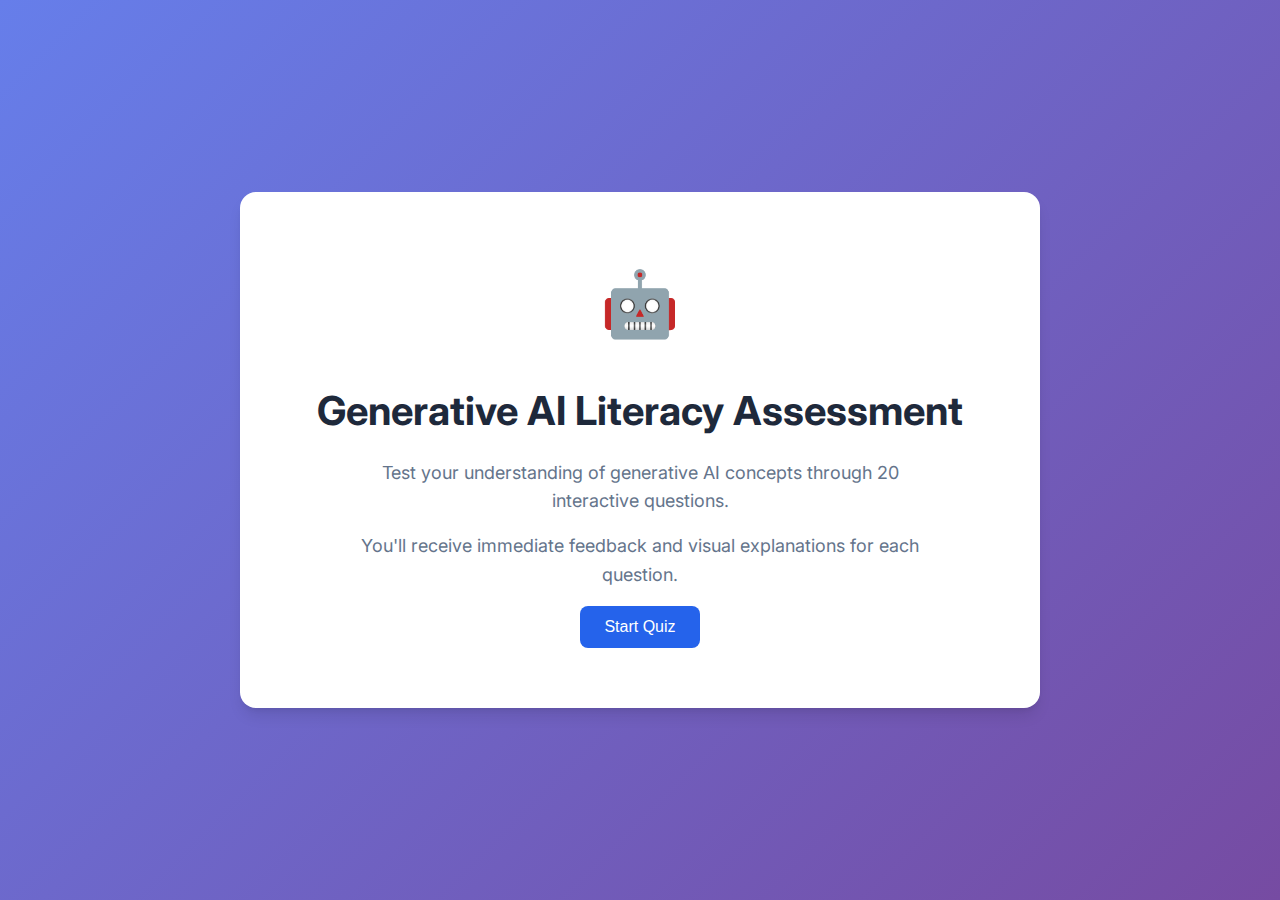
<file: index.html>
<!DOCTYPE html>
<html lang="en">
<head>
    <meta charset="UTF-8">
    <meta name="viewport" content="width=device-width, initial-scale=1.0">
    <title>Generative AI Literacy Assessment</title>
    <link rel="stylesheet" href="styles.css">
    <link rel="preconnect" href="https://fonts.googleapis.com">
    <link rel="preconnect" href="https://fonts.gstatic.com" crossorigin>
    <link href="https://fonts.googleapis.com/css2?family=Inter:wght@400;500;600;700&display=swap" rel="stylesheet">
</head>
<body>
    <div class="container">
        <!-- Welcome Screen -->
        <div id="welcome-screen" class="screen active">
            <div class="welcome-content">
                <div class="icon-container">
                    <div class="ai-icon">🤖</div>
                </div>
                <h1>Generative AI Literacy Assessment</h1>
                <p>Test your understanding of generative AI concepts through 20 interactive questions.</p>
                <p>You'll receive immediate feedback and visual explanations for each question.</p>
                <button id="start-quiz" class="btn btn-primary">Start Quiz</button>
            </div>
        </div>

        <!-- Quiz Screen -->
        <div id="quiz-screen" class="screen">
            <div class="quiz-header">
                <div class="progress-container">
                    <div class="progress-bar">
                        <div id="progress-fill" class="progress-fill"></div>
                    </div>
                    <span id="question-counter" class="question-counter">Question 1 of 20</span>
                </div>
            </div>

            <div class="quiz-content">
                <div class="question-container">
                    <h2 id="question-text" class="question-text"></h2>
                    <div id="options-container" class="options-container"></div>
                </div>
            </div>
        </div>

        <!-- Feedback Screen -->
        <div id="feedback-screen" class="screen">
            <div class="feedback-content">
                <div id="feedback-icon" class="feedback-icon"></div>
                <h2 id="feedback-title" class="feedback-title"></h2>
                <p id="feedback-message" class="feedback-message"></p>
                
                <div class="feedback-actions">
                    <button id="show-explanation" class="btn btn-secondary">View Explanation</button>
                    <button id="next-question" class="btn btn-primary">Next Question</button>
                </div>
            </div>
        </div>

        <!-- Explanation Screen -->
        <div id="explanation-screen" class="screen">
            <div class="explanation-content">
                <div class="explanation-header">
                    <button id="back-to-feedback" class="btn btn-back">← Back</button>
                    <h2 id="explanation-title" class="explanation-title"></h2>
                </div>
                
                <div id="explanation-visual" class="explanation-visual"></div>
                <div id="explanation-text" class="explanation-text"></div>
                
                <div class="explanation-actions">
                    <button id="continue-from-explanation" class="btn btn-primary">Continue to Next Question</button>
                </div>
            </div>
        </div>

        <!-- Results Screen -->
        <div id="results-screen" class="screen">
            <div class="results-content">
                <div class="results-icon">🎉</div>
                <h2>Quiz Complete!</h2>
                <div id="final-score" class="final-score"></div>
                <div id="score-breakdown" class="score-breakdown"></div>
                <button id="restart-quiz" class="btn btn-primary">Take Quiz Again</button>
            </div>
        </div>
    </div>

    <script src="quiz-data.js"></script>
    <script src="explanations.js"></script>
    <script src="script.js"></script>
</body>
</html>
</file>
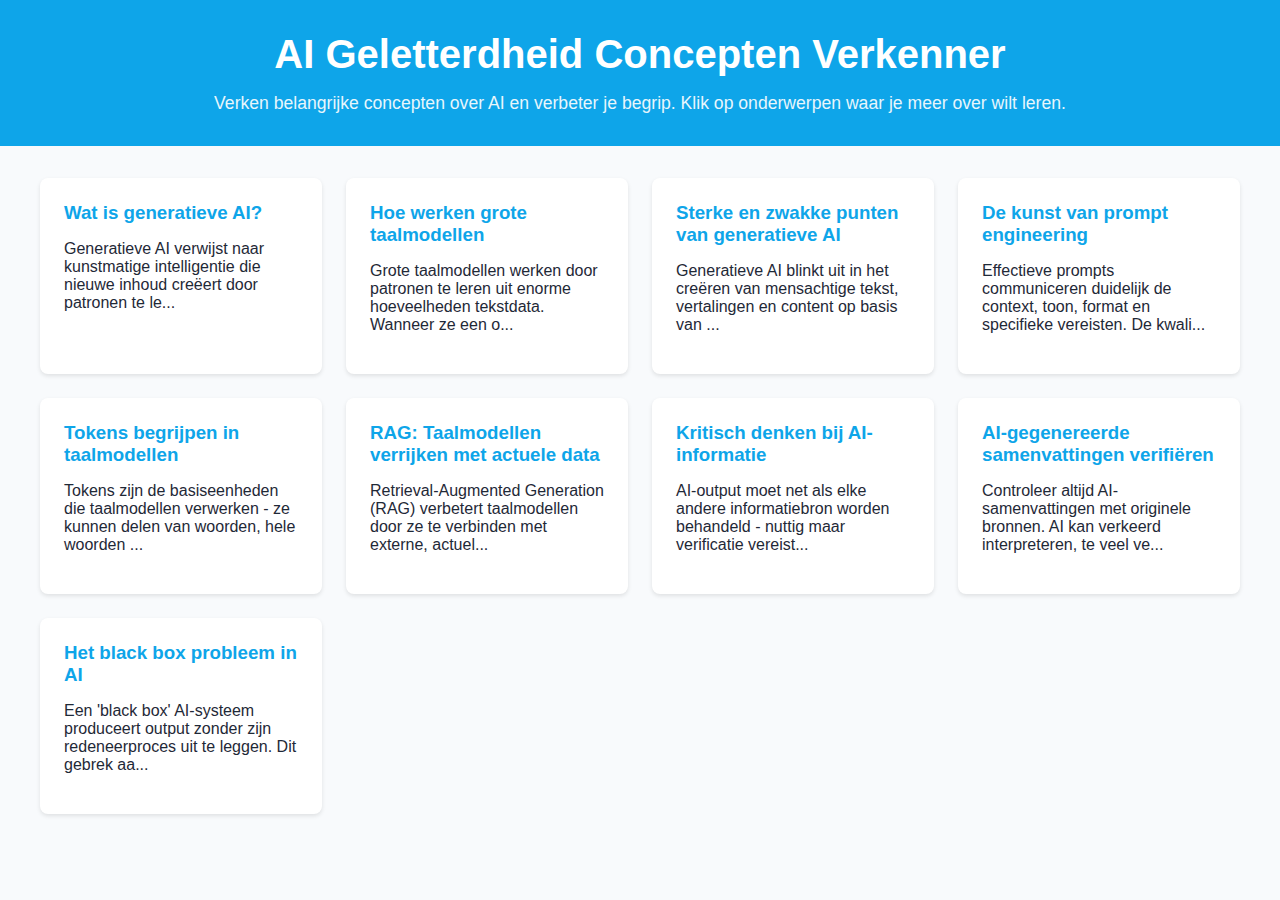
<file: explore-nl/index.html>
<!DOCTYPE html>
<html lang="nl">
<head>
    <meta charset="UTF-8">
    <meta name="viewport" content="width=device-width, initial-scale=1.0">
    <title>AI Geletterdheid - Concepten Verkenner</title>
    <link rel="stylesheet" href="styles.css">
</head>
<body>
    <header>
        <h1>AI Geletterdheid Concepten Verkenner</h1>
        <p>Verken belangrijke concepten over AI en verbeter je begrip. Klik op onderwerpen waar je meer over wilt leren.</p>
    </header>

    <main>
        <div class="topic-grid" id="topicGrid">
            <!-- Topics will be populated by JavaScript -->
        </div>

        <div class="concept-detail" id="conceptDetail">
            <button class="close-btn" onclick="closeDetail()">×</button>
            <div class="concept-content">
                <h2 id="conceptTitle"></h2>
                <div id="conceptVisual"></div>
                <p id="conceptText"></p>
            </div>
        </div>
    </main>

    <script src="explanations.js"></script>
    <script src="script.js"></script>
</body>
</html>
</file>
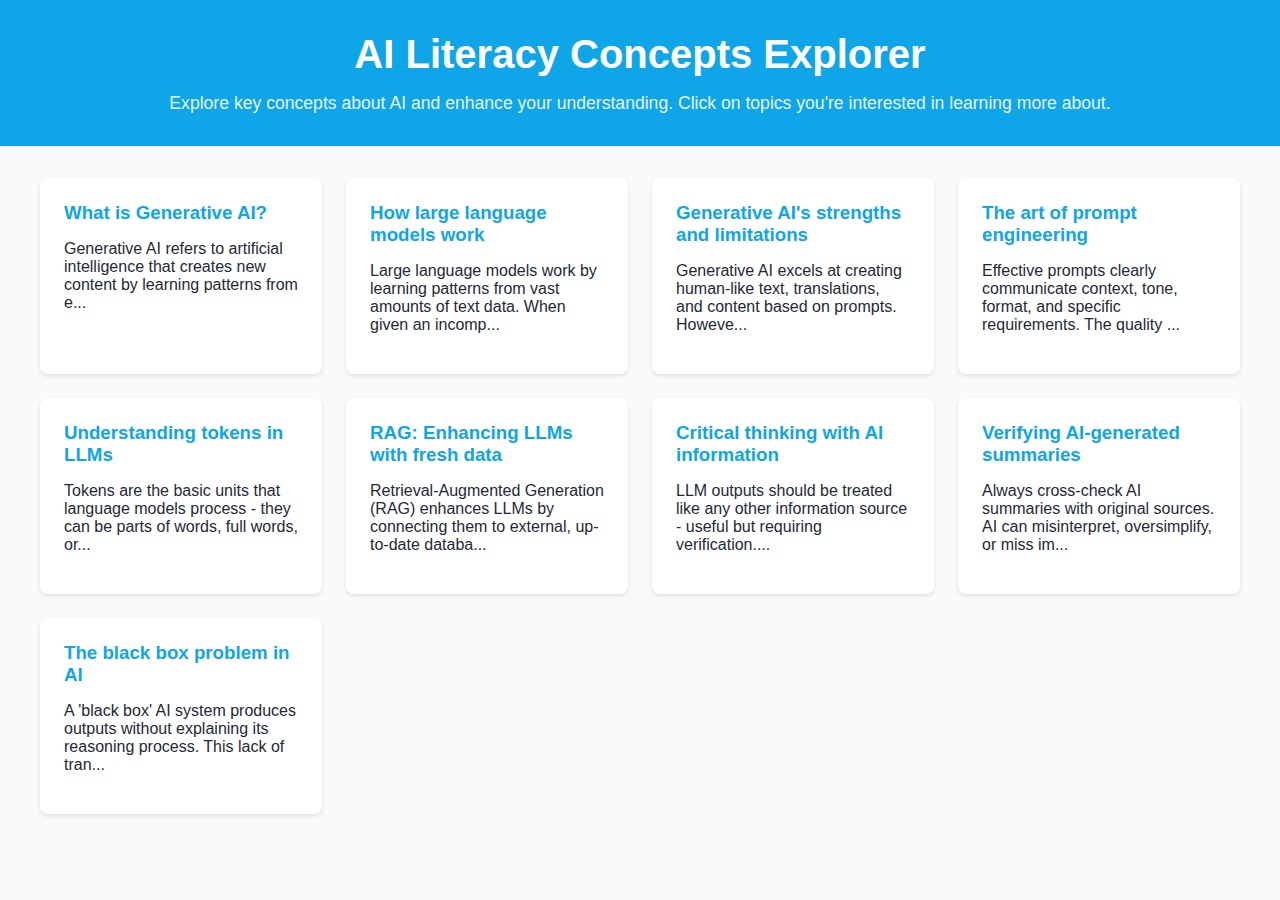
<file: explore/index.html>
<!DOCTYPE html>
<html lang="en">
<head>
    <meta charset="UTF-8">
    <meta name="viewport" content="width=device-width, initial-scale=1.0">
    <title>AI Literacy Concepts Explorer</title>
    <link rel="stylesheet" href="styles.css">
</head>
<body>
    <header>
        <h1>AI Literacy Concepts Explorer</h1>
        <p>Explore key concepts about AI and enhance your understanding. Click on topics you're interested in learning more about.</p>
    </header>

    <main>
        <div class="topic-grid" id="topicGrid">
            <!-- Topics will be populated by JavaScript -->
        </div>

        <div class="concept-detail" id="conceptDetail">
            <button class="close-btn" onclick="closeDetail()">×</button>
            <div class="concept-content">
                <h2 id="conceptTitle"></h2>
                <div id="conceptVisual"></div>
                <p id="conceptText"></p>
            </div>
        </div>
    </main>

    <script src="explanations.js"></script>
    <script src="script.js"></script>
</body>
</html>
</file>
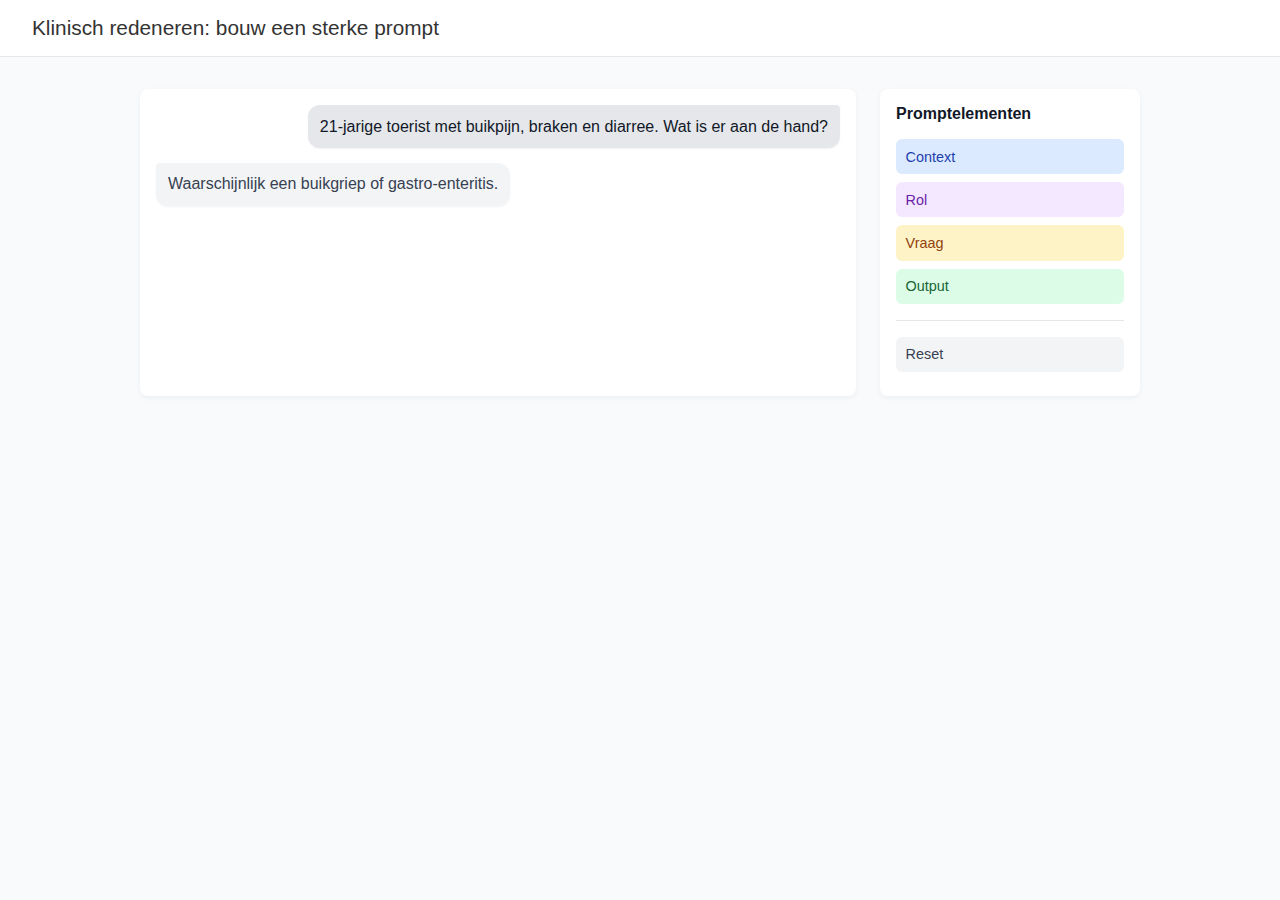
<file: interactive-prompt-builder-clinical-nl/index.html>
<!DOCTYPE html>
<html lang="nl">
<head>
  <meta charset="UTF-8">
  <title>Klinisch redeneren – Interactieve prompt explorer</title>
  <style>
    body {
      font-family: Arial, sans-serif;
      background-color: #f9fafb;
      margin: 0;
      padding: 0;
      color: #333;
    }
    header {
      background: #fff;
      padding: 1rem 2rem;
      border-bottom: 1px solid #e5e7eb;
      font-size: 1.3rem;
      font-weight: normal;
    }
    .container {
      max-width: 1000px;
      margin: 2rem auto;
      display: flex;
      gap: 1.5rem;
    }
    .prompt-box {
      flex: 3;
      background: #fff;
      border-radius: 8px;
      padding: 1rem;
      box-shadow: 0 2px 6px rgba(0,0,0,0.05);
      line-height: 1.5;
    }
    /* Chat layout */
    .chat {
      display: flex;
      flex-direction: column;
      gap: 0.9rem;
      min-height: 220px;
    }
    .message {
      display: flex;
      width: 100%;
    }
    .message.user { justify-content: flex-end; }
    .message.ai { justify-content: flex-start; }
    .bubble {
      max-width: 80%;
      padding: 0.6rem 0.75rem;
      border-radius: 12px;
      box-shadow: 0 1px 2px rgba(0,0,0,0.05);
      word-wrap: break-word;
      white-space: normal;
    }
    .bubble.user {
      background: #e5e7eb;
      color: #111827;
      border-top-right-radius: 4px;
    }
    .bubble.ai {
      background: #f3f4f6;
      color: #374151;
      border-top-left-radius: 4px;
    }
    /* Remove unused composer styles */
    .sidebar {
      flex: 1;
      background: #fff;
      border-radius: 8px;
      padding: 1rem;
      box-shadow: 0 2px 6px rgba(0,0,0,0.05);
    }
    .sidebar h3 {
      margin-top: 0;
      font-size: 1rem;
      color: #111827;
    }
    button {
      display: block;
      width: 100%;
      margin-bottom: 0.5rem;
      padding: 0.6rem;
      border: none;
      border-radius: 6px;
      font-size: 0.9rem;
      cursor: pointer;
      text-align: left;
      font-weight: normal;
    }
    /* Button colors aligned with new highlight styles */
    button.basis { background: #e5e7eb; color: #111827; }
    button.context { background: #dbeafe; color: #1e40af; }
    button.rol { background: #f3e8ff; color: #6b21a8; }
    button.vraag { background: #fef3c7; color: #92400e; }
    button.output { background: #dcfce7; color: #166534; }

    /* Active state for current step */
    .sidebar button.active {
      outline: 2px solid #111827;
      outline-offset: 0;
      box-shadow: 0 0 0 1px rgba(0,0,0,0.04) inset;
    }

    .reset-container {
      margin-top: 1rem;
      border-top: 1px solid #e5e7eb;
      padding-top: 1rem;
    }
    button.reset { background: #f3f4f6; color: #374151; font-weight: normal; }

    /* Highlight colors (scoped to spans to avoid affecting buttons) */
    span.basis { background: transparent; color: inherit; }
    span.context { background: #dbeafe; color: #1e40af; border-radius: 4px; padding: 0; }
    span.role { background: #f3e8ff; color: #6b21a8; border-radius: 4px; padding: 0; }
    span.question { background: #fef3c7; color: #92400e; border-radius: 4px; padding: 0; }
    span.output { background: #dcfce7; color: #166534; border-radius: 4px; padding: 0; }
  </style>
  <meta name="viewport" content="width=device-width, initial-scale=1.0">
  <meta name="description" content="Interactieve prompt builder voor klinisch redeneren (NL)">
  <meta name="robots" content="noindex">
</head>
<body>
  <header>Klinisch redeneren: bouw een sterke prompt</header>
  <div class="container">
    <div class="prompt-box">
      <div class="chat" id="chat">
        <div class="message user">
          <div class="bubble user" id="prompt">Patiënt met acute buikpijn – help mij klinisch redeneren.</div>
        </div>
        <div class="message ai">
          <div class="bubble ai" id="response">Laten we systematisch redeneren: start met waarschijnlijkheidsinschatting, benoem differentiaaldiagnoses en plan veilig vervolgstappen.</div>
        </div>
      </div>
    </div>
    <div class="sidebar">
      <h3>Promptelementen</h3>
      <!-- Basis is the default state; no button per request -->
      <button class="context" onclick="selectStep(1)">Context</button>
      <button class="rol" onclick="selectStep(2)">Rol</button>
      <button class="vraag" onclick="selectStep(3)">Vraag</button>
      <button class="output" onclick="selectStep(4)">Output</button>
      <div class="reset-container">
        <button class="reset" onclick="resetAll()">Reset</button>
      </div>
    </div>
  </div>

  <script>
    // Step content configuration
    const steps = [
      {
        key: 'basis',
        prompt: '21-jarige toerist met buikpijn, braken en diarree. Wat is er aan de hand?',
        response: 'Waarschijnlijk een buikgriep of gastro-enteritis.'
      },
      {
        key: 'context',
        prompt: '<br><br><span class="context">Klachten: buikpijn, braken, diarree. Onderzoek: A vrij, AH 12/min, saturatie 95%, RR 120/80, pols 88, kleine pupillen, tranende ogen, glucose 5,8, transpireert, T 37,0.</span>',
        response: '<br><br><span class="context">Dit kan passen bij een gastro-enteritis, maar de kleine pupillen en tranende ogen doen ook denken aan een intoxicatie, bijvoorbeeld door opioïden of een ander middel.</span>'
      },
      {
        key: 'role',
        prompt: '<br><br><span class="role">Je bent docent farmacie. Leg kort en duidelijk uit aan een student wat hier waarschijnlijk aan de hand is.</span>',
        response: '<br><br><span class="role">Let op de combinatie van symptomen. Buikklachten kunnen wijzen op een infectie, maar de kleine pupillen, tranende ogen en transpiratie zijn typische tekenen van een cholinerge intoxicatie.</span>'
      },
      {
        key: 'question',
        prompt: '<br><br><span class="question">Wat is de meest waarschijnlijke therapeutische oorzaak van het klinisch beeld bij deze patiënt?</span>',
        response: '<br><br><span class="question">De meest waarschijnlijke oorzaak is een intoxicatie door een cholinesteraseremmer, bijvoorbeeld medicatie zoals pilocarpine of insecticiden.</span>'
      },
      {
        key: 'output',
        prompt: '<br><br><span class="output">Geef je antwoord in een korte lijst met uitleg volgens de volgende stappen: 1. Informatie 2. Hypothese 3. Differentiële diagnose 4. Gekozen leidende diagnose 5. Diagnostische verantwoording</span>',
        response: '<br><br><span class="output">1. Informatie: 21-jarige toerist, buikpijn, braken, diarree. Kleine pupillen, tranende ogen, transpireren, vitale functies redelijk stabiel.<br>2. Hypothese: mogelijk intoxicatie of infectieuze oorzaak.<br>3. Differentiële diagnose: gastro-enteritis, opioïdenintoxicatie, cholinerg syndroom.<br>4. Gekozen leidende diagnose: cholinerg syndroom door een cholinesteraseremmer.<br>5. Diagnostische verantwoording: de combinatie van miosis, tranenvloed en gastro-intestinale klachten past typisch bij een cholinerg syndroom en is minder goed te verklaren door een simpele gastro-enteritis.</span>'
      }
    ];

    let currentIndex = 0;

    function selectStep(index) {
      currentIndex = Math.max(0, Math.min(index, steps.length - 1));
      render();
    }

    function resetAll() {
      currentIndex = 0;
      render();
    }

    function render() {
      const promptHtml = steps.slice(0, currentIndex + 1).map(s => s.prompt).join('');
      const responseHtml = steps.slice(0, currentIndex + 1).map(s => s.response).join('');
      document.getElementById('prompt').innerHTML = promptHtml;
      document.getElementById('response').innerHTML = responseHtml;
      const chat = document.getElementById('chat');
      chat.scrollTop = chat.scrollHeight;

      // Update active button state
      const buttons = [
        document.querySelector('.sidebar button.context'),
        document.querySelector('.sidebar button.rol'),
        document.querySelector('.sidebar button.vraag'),
        document.querySelector('.sidebar button.output')
      ];
      buttons.forEach((btn, idx) => {
        if (!btn) return;
        // Map step index 1..4 to button index 0..3; no active button for step 0 (basis)
        btn.classList.toggle('active', currentIndex - 1 === idx);
      });
    }

    // Initialize view
    render();
  </script>
</body>
</html>
</file>
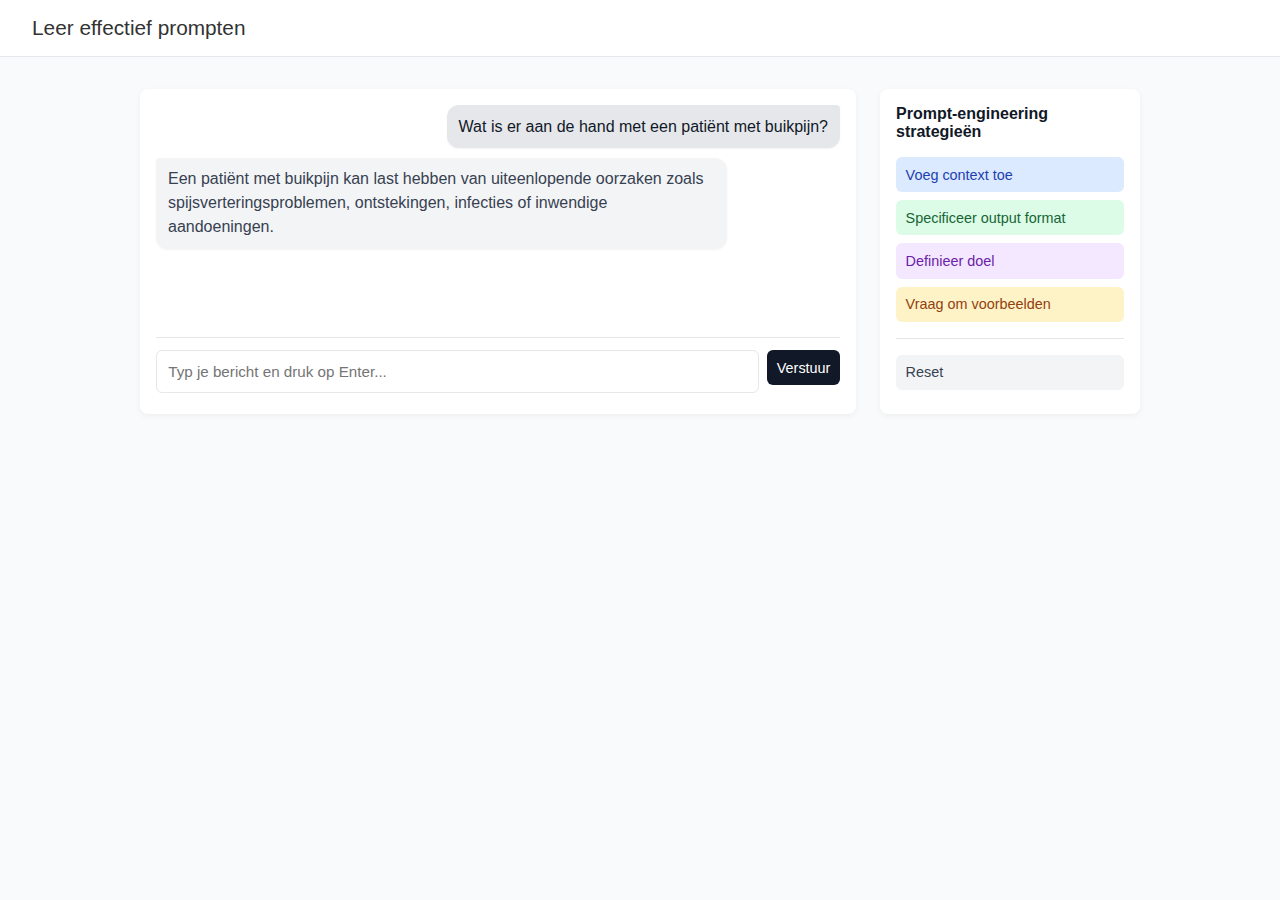
<file: interactive-prompt-builder-nl/index.html>
<!DOCTYPE html>
<html lang="nl">
<head>
  <meta charset="UTF-8">
  <title>Leer effectief prompten</title>
  <style>
    body {
      font-family: Arial, sans-serif;
      background-color: #f9fafb;
      margin: 0;
      padding: 0;
      color: #333;
    }
    header {
      background: #fff;
      padding: 1rem 2rem;
      border-bottom: 1px solid #e5e7eb;
      font-size: 1.3rem;
      font-weight: normal;
    }
    .container {
      max-width: 1000px;
      margin: 2rem auto;
      display: flex;
      gap: 1.5rem;
    }
    .prompt-box {
      flex: 3;
      background: #fff;
      border-radius: 8px;
      padding: 1rem;
      box-shadow: 0 2px 6px rgba(0,0,0,0.05);
      line-height: 1.5;
    }
    /* Chat layout */
    .chat {
      display: flex;
      flex-direction: column;
      gap: 0.6rem;
      min-height: 220px;
    }
    .message {
      display: flex;
      width: 100%;
    }
    .message.user { justify-content: flex-end; }
    .message.ai { justify-content: flex-start; }
    .bubble {
      max-width: 80%;
      padding: 0.6rem 0.75rem;
      border-radius: 12px;
      box-shadow: 0 1px 2px rgba(0,0,0,0.05);
      word-wrap: break-word;
      white-space: normal;
    }
    .bubble.user {
      /* Grey tone distinct from AI bubble */
      background: #e5e7eb; /* gray-200 */
      color: #111827;      /* gray-900 */
      border-top-right-radius: 4px;
    }
    .bubble.ai {
      background: #f3f4f6;
      color: #374151;
      border-top-left-radius: 4px;
    }
    .composer {
      display: flex;
      gap: 0.5rem;
      margin-top: 0.75rem;
      border-top: 1px solid #e5e7eb;
      padding-top: 0.75rem;
    }
    .composer input[type="text"] {
      flex: 1;
      padding: 0.6rem 0.7rem;
      border: 1px solid #e5e7eb;
      border-radius: 6px;
      font-size: 0.95rem;
    }
    .composer button {
      width: auto;
      text-align: center;
      background: #111827;
      color: #fff;
    }
    .ai-output { display: none; }
    .sidebar {
      flex: 1;
      background: #fff;
      border-radius: 8px;
      padding: 1rem;
      box-shadow: 0 2px 6px rgba(0,0,0,0.05);
    }
    .sidebar h3 {
      margin-top: 0;
      font-size: 1rem;
      color: #111827;
    }
    button {
      display: block;
      width: 100%;
      margin-bottom: 0.5rem;
      padding: 0.6rem;
      border: none;
      border-radius: 6px;
      font-size: 0.9rem;
      cursor: pointer;
      text-align: left;
      font-weight: normal;
    }
    button.context { background: #dbeafe; color: #1e40af; }
    button.format { background: #dcfce7; color: #166534; }
    button.purpose { background: #f3e8ff; color: #6b21a8; }
    button.examples { background: #fef3c7; color: #92400e; }
    .reset-container {
      margin-top: 1rem;
      border-top: 1px solid #e5e7eb;
      padding-top: 1rem;
    }
    button.reset { background: #f3f4f6; color: #374151; font-weight: bold; }
    /* Highlight colors */
    button.reset { background: #f3f4f6; color: #374151; font-weight: normal; }
    /* Highlight colors (match button hues, no bold) */
    .context-hl {
      color: #1e40af;
      background: #dbeafe;
      font-weight: normal;
      padding: 0 0;
      border-radius: 4px;
    }
    .format-hl {
      color: #166534;
      background: #dcfce7;
      font-weight: normal;
      padding: 0 0;
      border-radius: 4px;
    }
    .purpose-hl {
      color: #6b21a8;
      background: #f3e8ff;
      font-weight: normal;
      padding: 0 0;
      border-radius: 4px;
    }
    .examples-hl {
      color: #92400e;
      background: #fef3c7;
      font-weight: normal;
      padding: 0 0;
      border-radius: 4px;
    }
  </style>
  <meta name="viewport" content="width=device-width, initial-scale=1.0">
  <meta name="description" content="Interactieve prompt builder in het Nederlands">
  <meta name="robots" content="noindex">
  
</head>
<body>
  <header>Leer effectief prompten</header>
  <div class="container">
    <div class="prompt-box">
      <div class="chat" id="chat">
        <div class="message user">
          <div class="bubble user" id="prompt">Wat is er aan de hand met een patiënt met buikpijn?</div>
        </div>
        <div class="message ai">
          <div class="bubble ai" id="response">Het zou een appendicitis kunnen zijn.</div>
        </div>
      </div>
      <div class="composer">
        <input id="composer-input" type="text" placeholder="Typ je bericht en druk op Enter..." />
        <button id="send-btn" onclick="send()">Verstuur</button>
      </div>
    </div>
    <div class="sidebar">
      <h3>Prompt-engineering strategieën</h3>
      <button class="context" onclick="apply('context')">Voeg context toe</button>
      <button class="format" onclick="apply('format')">Specificeer output format</button>
      <button class="purpose" onclick="apply('purpose')">Definieer doel</button>
      <button class="examples" onclick="apply('examples')">Vraag om voorbeelden</button>
      <div class="reset-container">
        <button class="reset" onclick="resetAll()">Reset</button>
      </div>
    </div>
  </div>

  <script>
    const basePrompt = "Wat is er aan de hand met een patiënt met buikpijn?";
    const baseResponse = "Een patiënt met buikpijn kan last hebben van uiteenlopende oorzaken zoals spijsverteringsproblemen, ontstekingen, infecties of inwendige aandoeningen.";

    const promptAdditions = {
      context: '<br><br><span class="context-hl">Je bent SEH-arts. Een 25-jarige patiënt presenteert zich met sinds 8 uur bestaande buikpijn en koorts. Vitale parameters: hartfrequentie 105, bloeddruk 110/70, temperatuur 38,2°C.</span>',
      format: '<br><br><span class="format-hl">Geef een gestructureerd antwoord in drie delen: 1. Werkdiagnose 2. Differentiële diagnoses 3. Vervolgstappen.</span>',
      purpose: '<br><br><span class="purpose-hl">Het doel is een student te helpen gestructureerd te redeneren bij buikpijn. Leg je redenering duidelijk uit.</span>',
      examples: '<br><br><span class="examples-hl">Voeg 2 korte vergelijkende casussen toe die laten zien hoe de presentatie bij andere aandoeningen kan verschillen.</span>'
    };

    const responseAdditions = {
      context: '<br><br><span class="context-hl">Een 25-jarige met koorts, tachycardie en sinds 8 uur buikpijn past bij acute appendicitis met mogelijk vroege sepsis.</span>',
      format: '<br><br><span class="format-hl">1. Werkdiagnose: Acute appendicitis<br>2. Differentiëlen: Gastro-enteritis, UWI, PID<br>3. Vervolgstappen: Lichamelijk onderzoek, laboratorium, echo.</span>',
      purpose: '<br><br><span class="purpose-hl">Denk bij buikpijn altijd aan de grote groepen oorzaken – gastro-intestinaal, urologisch, gynaecologisch en vasculair – en redeneer van breed naar smal met anamnese, onderzoek en aanvullend onderzoek.</span>',
      examples: '<br><br><span class="examples-hl">Vergelijkende casus 1: Gastro-enteritis – diffuse pijn, braken, diarree.<br>Vergelijkende casus 2: UWI – suprapubische pijn, dysurie, positieve urine-dipstick.</span>'
    };

    let active = [];

    function apply(type) {
      if (!active.includes(type)) active.push(type);
      render();
    }

    function resetAll() {
      active = [];
      render();
    }

    function render() {
      document.getElementById("prompt").innerHTML = basePrompt + active.map(a => promptAdditions[a]).join("");
      document.getElementById("response").innerHTML = baseResponse + active.map(a => responseAdditions[a]).join("");
    }

    render();

    function send() {
      const input = document.getElementById('composer-input');
      const text = input.value.trim();
      if (!text) return;
      // Update the base prompt with the user's message; keep applied additions intact
      window.basePrompt = text;
      input.value = '';
      render();
      // Optioneel: scroll de chat naar beneden
      const chat = document.getElementById('chat');
      chat.scrollTop = chat.scrollHeight;
    }

    // Verstuur met Enter
    document.getElementById('composer-input').addEventListener('keydown', (e) => {
      if (e.key === 'Enter') {
        e.preventDefault();
        send();
      }
    });
  </script>
</body>
</html>
</file>
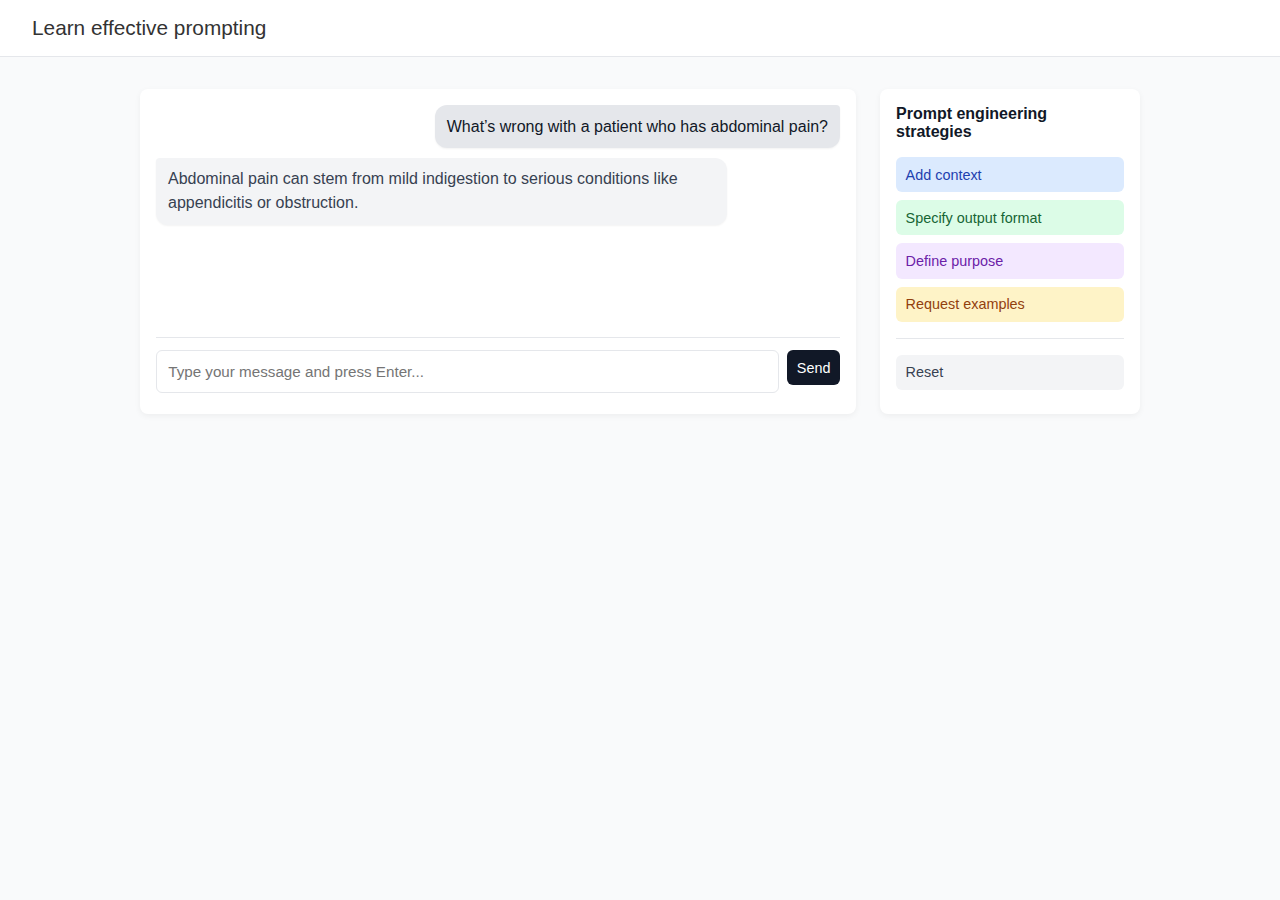
<file: interactive-prompt-builder/index.html>
<!DOCTYPE html>
<html lang="en">
<head>
  <meta charset="UTF-8">
  <title>Learn effective prompting</title>
  <style>
    body {
      font-family: Arial, sans-serif;
      background-color: #f9fafb;
      margin: 0;
      padding: 0;
      color: #333;
    }
    header {
      background: #fff;
      padding: 1rem 2rem;
      border-bottom: 1px solid #e5e7eb;
      font-size: 1.3rem;
      font-weight: normal;
    }
    .container {
      max-width: 1000px;
      margin: 2rem auto;
      display: flex;
      gap: 1.5rem;
    }
    .prompt-box {
      flex: 3;
      background: #fff;
      border-radius: 8px;
      padding: 1rem;
      box-shadow: 0 2px 6px rgba(0,0,0,0.05);
      line-height: 1.5;
    }
    /* Chat layout */
    .chat {
      display: flex;
      flex-direction: column;
      gap: 0.6rem;
      min-height: 220px;
    }
    .message {
      display: flex;
      width: 100%;
    }
    .message.user { justify-content: flex-end; }
    .message.ai { justify-content: flex-start; }
    .bubble {
      max-width: 80%;
      padding: 0.6rem 0.75rem;
      border-radius: 12px;
      box-shadow: 0 1px 2px rgba(0,0,0,0.05);
      word-wrap: break-word;
      white-space: normal;
    }
    .bubble.user {
      /* Grey tone distinct from AI bubble */
      background: #e5e7eb; /* gray-200 */
      color: #111827;      /* gray-900 */
      border-top-right-radius: 4px;
    }
    .bubble.ai {
      background: #f3f4f6;
      color: #374151;
      border-top-left-radius: 4px;
    }
    .composer {
      display: flex;
      gap: 0.5rem;
      margin-top: 0.75rem;
      border-top: 1px solid #e5e7eb;
      padding-top: 0.75rem;
    }
    .composer input[type="text"] {
      flex: 1;
      padding: 0.6rem 0.7rem;
      border: 1px solid #e5e7eb;
      border-radius: 6px;
      font-size: 0.95rem;
    }
    .composer button {
      width: auto;
      text-align: center;
      background: #111827;
      color: #fff;
    }
    .ai-output { display: none; }
    .sidebar {
      flex: 1;
      background: #fff;
      border-radius: 8px;
      padding: 1rem;
      box-shadow: 0 2px 6px rgba(0,0,0,0.05);
    }
    .sidebar h3 {
      margin-top: 0;
      font-size: 1rem;
      color: #111827;
    }
    button {
      display: block;
      width: 100%;
      margin-bottom: 0.5rem;
      padding: 0.6rem;
      border: none;
      border-radius: 6px;
      font-size: 0.9rem;
      cursor: pointer;
      text-align: left;
      font-weight: normal;
    }
    button.context { background: #dbeafe; color: #1e40af; }
    button.format { background: #dcfce7; color: #166534; }
    button.purpose { background: #f3e8ff; color: #6b21a8; }
    button.examples { background: #fef3c7; color: #92400e; }
    .reset-container {
      margin-top: 1rem;
      border-top: 1px solid #e5e7eb;
      padding-top: 1rem;
    }
    button.reset { background: #f3f4f6; color: #374151; font-weight: bold; }
    /* Highlight colors */
    button.reset { background: #f3f4f6; color: #374151; font-weight: normal; }
    /* Highlight colors (match button hues, no bold) */
    .context-hl {
      color: #1e40af;
      background: #dbeafe;
      font-weight: normal;
      padding: 0 0;
      border-radius: 4px;
    }
    .format-hl {
      color: #166534;
      background: #dcfce7;
      font-weight: normal;
      padding: 0 0;
      border-radius: 4px;
    }
    .purpose-hl {
      color: #6b21a8;
      background: #f3e8ff;
      font-weight: normal;
      padding: 0 0;
      border-radius: 4px;
    }
    .examples-hl {
      color: #92400e;
      background: #fef3c7;
      font-weight: normal;
      padding: 0 0;
      border-radius: 4px;
    }
  </style>
</head>
<body>
  <header>Learn effective prompting</header>
  <div class="container">
    <div class="prompt-box">
      <div class="chat" id="chat">
        <div class="message user">
          <div class="bubble user" id="prompt">What’s wrong with a patient who has abdominal pain?</div>
        </div>
        <div class="message ai">
          <div class="bubble ai" id="response">It could be appendicitis.</div>
        </div>
      </div>
      <div class="composer">
        <input id="composer-input" type="text" placeholder="Type your message and press Enter..." />
        <button id="send-btn" onclick="send()">Send</button>
      </div>
    </div>
    <div class="sidebar">
      <h3>Prompt engineering strategies</h3>
      <button class="context" onclick="apply('context')">Add context</button>
      <button class="format" onclick="apply('format')">Specify output format</button>
      <button class="purpose" onclick="apply('purpose')">Define purpose</button>
      <button class="examples" onclick="apply('examples')">Request examples</button>
      <div class="reset-container">
        <button class="reset" onclick="resetAll()">Reset</button>
      </div>
    </div>
  </div>

  <script>
    const basePrompt = "What’s wrong with a patient who has abdominal pain?";
    const baseResponse = "Abdominal pain can stem from mild indigestion to serious conditions like appendicitis or obstruction.";

    const promptAdditions = {
      context: '<br><br><span class="context-hl">You are an emergency medicine physician. A 25-year-old patient presents with abdominal pain for 8 hours and fever. Vitals: HR 105, BP 110/70, Temp 38.2°C.</span>',
      format: '<br><br><span class="format-hl">Please provide a structured answer in three parts: 1. Primary Diagnosis 2. Differential Diagnoses 3. Next Steps.</span>',
      purpose: '<br><br><span class="purpose-hl">The goal is to help a student learn structured reasoning for abdominal pain. Please explain your reasoning clearly.</span>',
      examples: '<br><br><span class="examples-hl">Include 2 short comparative cases showing how the presentation might differ in other conditions.</span>'
    };

    const responseAdditions = {
      context: '<br><br><span class="context-hl">A 25-year-old with fever, tachycardia, and 8 hours of abdominal pain is concerning for acute appendicitis with possible early sepsis and requires urgent surgical evaluation.</span>',
      format: '<br><br><span class="format-hl">1. Primary diagnosis: Acute appendicitis<br>2. Differentials: Gastroenteritis, UTI, PID<br>3. Next steps: Physical exam, labs, ultrasound.</span>',
      purpose: '<br><br><span class="purpose-hl">Explanation: Appendicitis is likely due to localized pain, fever, tachycardia. Differentials such as gastroenteritis (diarrhea expected), UTI (dysuria), PID (discharge) should also be considered.</span>',
      examples: '<br><br><span class="examples-hl">Comparative case 1: Gastroenteritis – diffuse pain, vomiting, diarrhea.<br>Comparative case 2: UTI – suprapubic pain, dysuria, positive urine dipstick.</span>'
    };

    let active = [];

    function apply(type) {
      if (!active.includes(type)) active.push(type);
      render();
    }

    function resetAll() {
      active = [];
      render();
    }

    function render() {
      document.getElementById("prompt").innerHTML = basePrompt + active.map(a => promptAdditions[a]).join("");
      document.getElementById("response").innerHTML = baseResponse + active.map(a => responseAdditions[a]).join("");
    }

    render();

    function send() {
      const input = document.getElementById('composer-input');
      const text = input.value.trim();
      if (!text) return;
      // Update the base prompt with the user's message; keep applied additions intact
      window.basePrompt = text;
      input.value = '';
      render();
      // Optionally, scroll chat to bottom
      const chat = document.getElementById('chat');
      chat.scrollTop = chat.scrollHeight;
    }

    // Send on Enter
    document.getElementById('composer-input').addEventListener('keydown', (e) => {
      if (e.key === 'Enter') {
        e.preventDefault();
        send();
      }
    });
  </script>
</body>
</html>
</file>
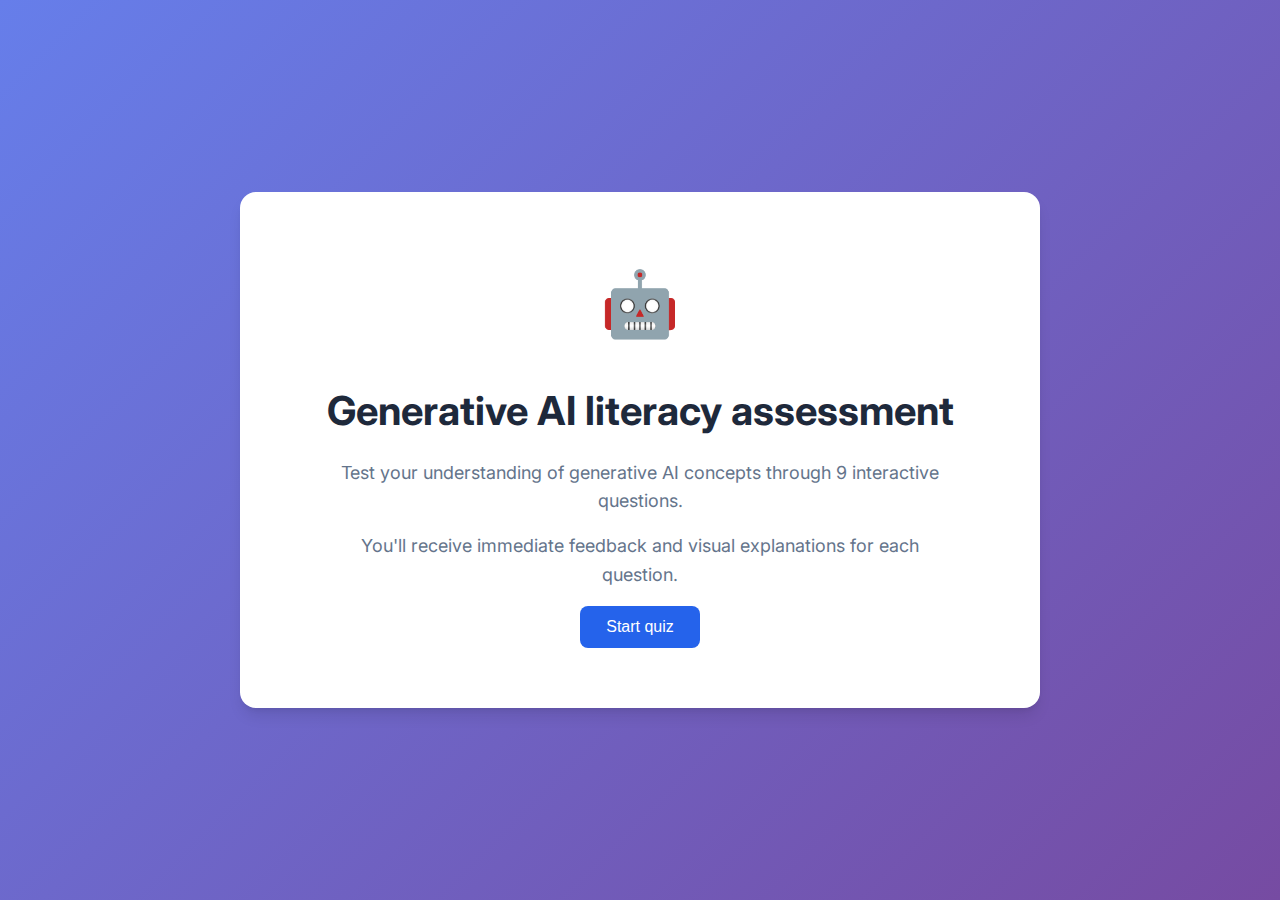
<file: short-assessment/index.html>
<!DOCTYPE html>
<html lang="en">
<head>
    <meta charset="UTF-8">
    <meta name="viewport" content="width=device-width, initial-scale=1.0">
    <title>Generative AI Literacy - Short Assessment</title>
    <link rel="stylesheet" href="styles.css">
    <link rel="preconnect" href="https://fonts.googleapis.com">
    <link rel="preconnect" href="https://fonts.gstatic.com" crossorigin>
    <link href="https://fonts.googleapis.com/css2?family=Inter:wght@400;500;600;700&display=swap" rel="stylesheet">
</head>
<body>
    <div class="container">
        <!-- Welcome Screen -->
        <div id="welcome-screen" class="screen active">
            <div class="welcome-content">
                <div class="icon-container">
                    <div class="ai-icon">🤖</div>
                </div>
                <h1>Generative AI literacy assessment</h1>
                <p>Test your understanding of generative AI concepts through 9 interactive questions.</p>
                <p>You'll receive immediate feedback and visual explanations for each question.</p>
                <button id="start-quiz" class="btn btn-primary">Start quiz</button>
            </div>
        </div>

        <!-- Quiz Screen -->
        <div id="quiz-screen" class="screen">
            <div class="quiz-header">
                <div class="progress-container">
                    <div class="progress-bar">
                        <div id="progress-fill" class="progress-fill"></div>
                    </div>
                    <span id="question-counter" class="question-counter">Question 1 of 9</span>
                </div>
            </div>

            <div class="quiz-content">
                <div class="question-container">
                    <h2 id="question-text" class="question-text"></h2>
                    <div id="options-container" class="options-container"></div>
                </div>
            </div>
        </div>

        <!-- Feedback Screen -->
        <div id="feedback-screen" class="screen">
            <div class="feedback-content">
                <div id="feedback-icon" class="feedback-icon"></div>
                <h2 id="feedback-title" class="feedback-title"></h2>
                <p id="feedback-message" class="feedback-message"></p>
                
                <div class="feedback-actions">
                    <button id="show-explanation" class="btn btn-secondary">View explanation</button>
                    <button id="next-question" class="btn btn-primary">Next question</button>
                </div>
            </div>
        </div>

        <!-- Explanation Screen -->
        <div id="explanation-screen" class="screen">
            <div class="explanation-content">
                <div class="explanation-header">
                    <button id="back-to-feedback" class="btn btn-back">← Back</button>
                    <h2 id="explanation-title" class="explanation-title"></h2>
                </div>
                
                <div id="explanation-visual" class="explanation-visual"></div>
                <div id="explanation-text" class="explanation-text"></div>
                
                <div class="explanation-actions">
                    <button id="continue-from-explanation" class="btn btn-primary">Continue to next question</button>
                </div>
            </div>
        </div>

        <!-- Results Screen -->
        <div id="results-screen" class="screen">
            <div class="results-content">
                <div class="results-icon">🎉</div>
                <h2>Quiz complete!</h2>
                <div id="final-score" class="final-score"></div>
                <div class="results-details">
                    <div id="score-breakdown" class="score-breakdown"></div>
                    <div class="analytics-container">
                        <div class="analytics-grid">
                            <div class="analytics-item">
                                <div class="analytics-label">Correct answers</div>
                                <div id="correct-answers" class="analytics-value"></div>
                            </div>
                            <div class="analytics-item">
                                <div class="analytics-label">Incorrect answers</div>
                                <div id="incorrect-answers" class="analytics-value"></div>
                            </div>
                            <div class="analytics-item">
                                <div class="analytics-label">Explanations viewed</div>
                                <div id="explanations-viewed" class="analytics-value"></div>
                            </div>
                            <div class="analytics-item">
                                <div class="analytics-label">Average time per question</div>
                                <div id="avg-time" class="analytics-value"></div>
                            </div>
                            <div class="analytics-item">
                                <div class="analytics-label">Total time</div>
                                <div id="total-time" class="analytics-value"></div>
                            </div>
                        </div>
                    </div>
                </div>
                <button id="restart-quiz" class="btn btn-primary">Take quiz again</button>
            </div>
        </div>
    </div>

    <script src="quiz-data.js"></script>
    <script src="explanations.js"></script>
    <script src="analytics.js"></script>
    <script src="script.js"></script>
</body>
</html>
</file>
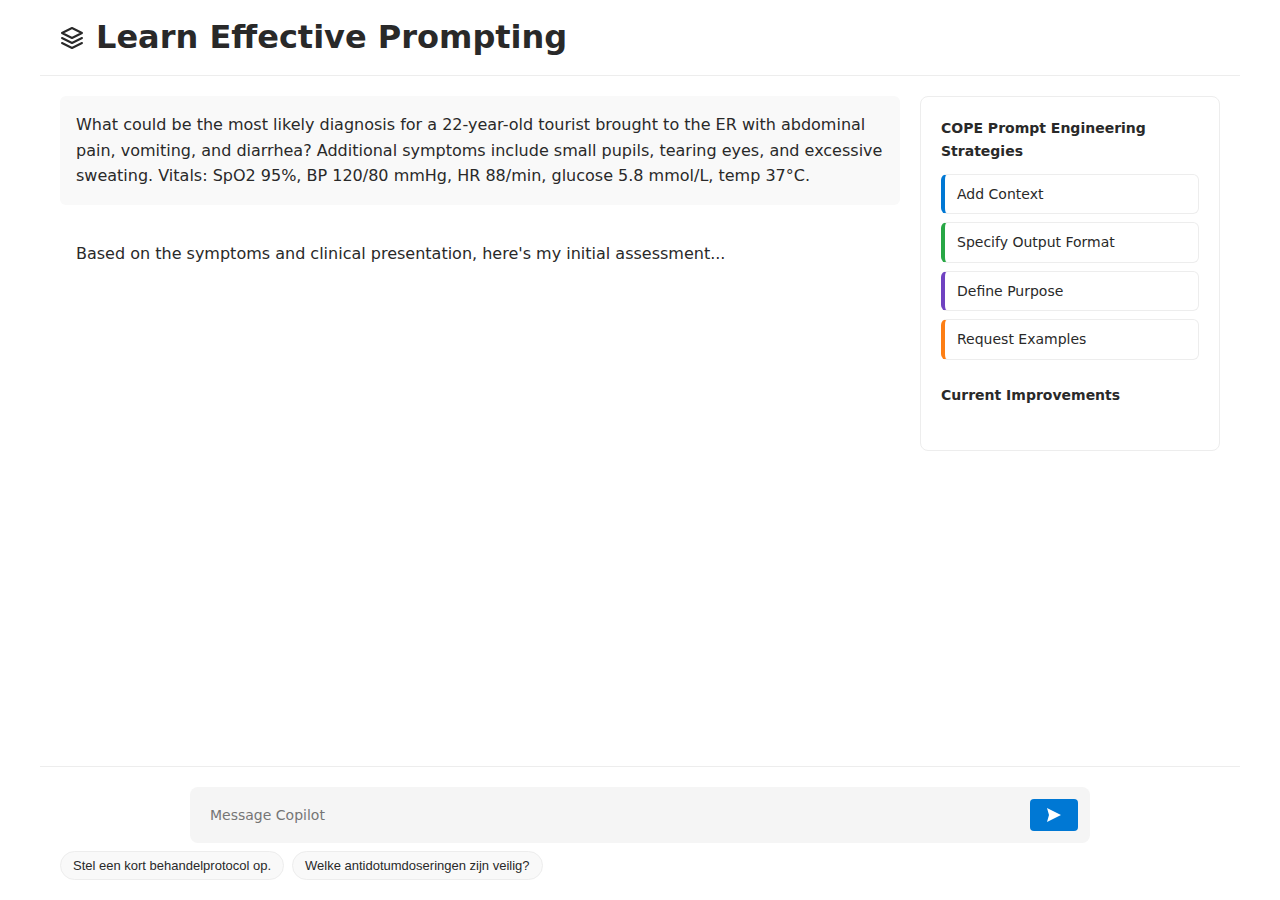
<file: use-apply/index.html>
<!DOCTYPE html>
<html lang="en">
<head>
    <meta charset="UTF-8">
    <meta name="viewport" content="width=device-width, initial-scale=1.0">
    <title>Learn Effective Prompting with Copilot</title>
    <style>
        :root {
            --background-color: #ffffff;
            --text-color: #292929;
            --border-color: #ededed;
            --input-background: #f5f5f5;
            --copilot-blue: #0078D4;
            --suggestion-background: #f9f9f9;
            
            /* COPE Strategy Colors */
            --context-color: #0078D4;
            --output-color: #28A745;
            --purpose-color: #6F42C1;
            --examples-color: #FD7E14;
            
            /* Lighter versions for backgrounds */
            --context-light: #E3F2FD;
            --output-light: #E6F4EA;
            --purpose-light: #F3E5F5;
            --examples-light: #FFF3E0;
        }

        * {
            box-sizing: border-box;
            margin: 0;
            padding: 0;
        }

        body {
            font-family: -apple-system, BlinkMacSystemFont, 'Segoe UI', system-ui, sans-serif;
            line-height: 1.6;
            color: var(--text-color);
            background-color: var(--background-color);
            max-width: 1200px;
            margin: 0 auto;
            min-height: 100vh;
            display: flex;
            flex-direction: column;
        }

        .header {
            display: flex;
            align-items: center;
            padding: 12px 20px;
            border-bottom: 1px solid var(--border-color);
            background-color: var(--background-color);
            position: sticky;
            top: 0;
            z-index: 100;
        }

        .copilot-icon {
            width: 24px;
            height: 24px;
            margin-right: 12px;
            display: flex;
            align-items: center;
        }

        .main-content {
            flex: 1;
            padding: 20px;
            display: grid;
            grid-template-columns: 1fr 300px;
            gap: 20px;
            max-width: 1200px;
            margin: 0 auto;
            width: 100%;
        }

        .chat-container {
            display: flex;
            flex-direction: column;
            gap: 20px;
        }

        .prompt-tools {
            background-color: var(--background-color);
            border: 1px solid var(--border-color);
            border-radius: 8px;
            padding: 20px;
            position: sticky;
            top: 80px;
            height: fit-content;
        }

        .strategy-group {
            margin-bottom: 24px;
        }

        .strategy-group h3 {
            font-size: 14px;
            font-weight: 600;
            margin-bottom: 12px;
            color: var(--text-color);
        }

        .strategy-toggle {
            display: flex;
            align-items: center;
            gap: 8px;
            padding: 8px 12px;
            border-radius: 6px;
            cursor: pointer;
            font-size: 14px;
            margin-bottom: 8px;
            border: 1px solid var(--border-color);
            transition: all 0.2s ease;
        }

        .strategy-toggle.context { border-left: 4px solid var(--context-color); }
        .strategy-toggle.output { border-left: 4px solid var(--output-color); }
        .strategy-toggle.purpose { border-left: 4px solid var(--purpose-color); }
        .strategy-toggle.examples { border-left: 4px solid var(--examples-color); }

        .strategy-toggle.context.active { background-color: var(--context-light); }
        .strategy-toggle.output.active { background-color: var(--output-light); }
        .strategy-toggle.purpose.active { background-color: var(--purpose-light); }
        .strategy-toggle.examples.active { background-color: var(--examples-light); }

        .highlight-context { color: var(--context-color); font-weight: 500; }
        .highlight-output { color: var(--output-color); font-weight: 500; }
        .highlight-purpose { color: var(--purpose-color); font-weight: 500; }
        .highlight-examples { color: var(--examples-color); font-weight: 500; }

        .message {
            display: flex;
            gap: 16px;
            padding: 16px;
            border-radius: 6px;
        }

        .message.user {
            background-color: var(--suggestion-background);
        }

        .message.assistant {
            background-color: var(--background-color);
        }

        .message-content {
            flex: 1;
        }

        .input-area {
            position: sticky;
            bottom: 0;
            background-color: var(--background-color);
            padding: 20px;
            border-top: 1px solid var(--border-color);
        }

        .input-container {
            display: flex;
            gap: 12px;
            max-width: 900px;
            margin: 0 auto;
            background-color: var(--input-background);
            border-radius: 8px;
            padding: 12px;
        }

        .input-box {
            flex: 1;
            border: none;
            background: none;
            font-family: inherit;
            font-size: 14px;
            padding: 8px;
            resize: none;
            min-height: 24px;
            max-height: 200px;
            overflow-y: auto;
        }

        .input-box:focus {
            outline: none;
        }

        .send-button {
            background-color: var(--copilot-blue);
            color: white;
            border: none;
            border-radius: 4px;
            padding: 8px 16px;
            cursor: pointer;
            font-size: 14px;
            display: flex;
            align-items: center;
            gap: 8px;
        }

        .suggestion-chips {
            display: flex;
            gap: 8px;
            flex-wrap: wrap;
            margin-top: 8px;
        }

        .suggestion-chip {
            background-color: var(--suggestion-background);
            border: 1px solid var(--border-color);
            border-radius: 16px;
            padding: 6px 12px;
            font-size: 13px;
            cursor: pointer;
            color: var(--text-color);
        }

        .suggestion-chip:hover {
            background-color: var(--border-color);
        }
    </style>
</head>
<body>
    <header class="header">
        <div class="copilot-icon">
            <svg width="24" height="24" viewBox="0 0 24 24" fill="none" xmlns="http://www.w3.org/2000/svg">
                <path d="M12 2L2 7L12 12L22 7L12 2Z" stroke="currentColor" stroke-width="2" stroke-linecap="round" stroke-linejoin="round"/>
                <path d="M2 17L12 22L22 17" stroke="currentColor" stroke-width="2" stroke-linecap="round" stroke-linejoin="round"/>
                <path d="M2 12L12 17L22 12" stroke="currentColor" stroke-width="2" stroke-linecap="round" stroke-linejoin="round"/>
            </svg>
        </div>
        <h1>Learn Effective Prompting</h1>
    </header>

    <main class="main-content">
        <div class="chat-container">
            <div class="message user">
                <div class="message-content" id="promptDisplay">
                    What could be the most likely diagnosis for a 22-year-old tourist brought to the ER with abdominal pain, vomiting, and diarrhea? Additional symptoms include small pupils, tearing eyes, and excessive sweating. Vitals: SpO2 95%, BP 120/80 mmHg, HR 88/min, glucose 5.8 mmol/L, temp 37°C.
                </div>
            </div>

            <div class="message assistant">
                <div class="message-content" id="responseDisplay">
                    Based on the symptoms and clinical presentation, here's my initial assessment...
                </div>
            </div>
        </div>

        <aside class="prompt-tools">
            <div class="strategy-group">
                <h3>COPE Prompt Engineering Strategies</h3>
                
                <div class="strategy-toggle context" data-strategy="context">
                    <span>Add Context</span>
                    <!-- Emergency medicine context -->
                </div>
                
                <div class="strategy-toggle output" data-strategy="output">
                    <span>Specify Output Format</span>
                    <!-- Structured medical assessment -->
                </div>
                
                <div class="strategy-toggle purpose" data-strategy="purpose">
                    <span>Define Purpose</span>
                    <!-- Clinical diagnosis focus -->
                </div>
                
                <div class="strategy-toggle examples" data-strategy="examples">
                    <span>Request Examples</span>
                    <!-- Similar cases/differential diagnosis -->
                </div>
            </div>

            <div class="strategy-group">
                <h3>Current Improvements</h3>
                <div id="activeStrategies">
                    <!-- Active strategies will be listed here -->
                </div>
            </div>
        </aside>
    </main>

    <div class="input-area">
        <div class="input-container">
            <textarea class="input-box" placeholder="Message Copilot" rows="1"></textarea>
            <button class="send-button">
                <svg width="16" height="16" viewBox="0 0 16 16" fill="none" xmlns="http://www.w3.org/2000/svg">
                    <path d="M15 8L1 15L3 8L1 1L15 8Z" fill="currentColor"/>
                </svg>
            </button>
        </div>
        <div class="suggestion-chips">
            <button class="suggestion-chip">Stel een kort behandelprotocol op.</button>
            <button class="suggestion-chip">Welke antidotumdoseringen zijn veilig?</button>
        </div>
    </div>

    <script>
        const inputBox = document.querySelector('.input-box');
        const suggestionChips = document.querySelectorAll('.suggestion-chip');
        const sendButton = document.querySelector('.send-button');
        const strategyToggles = document.querySelectorAll('.strategy-toggle');
        const promptDisplay = document.getElementById('promptDisplay');
        const responseDisplay = document.getElementById('responseDisplay');

        // Store the base prompt and response
        const basePrompt = promptDisplay.textContent;
        const baseResponse = responseDisplay.textContent;

        // COPE strategies content
        const strategies = {
            context: {
                promptAdd: " As an emergency medicine physician,",
                responseAdd: "In the emergency medicine context, considering the combination of gastrointestinal symptoms with cholinergic signs (small pupils, tearing, sweating), this presentation strongly suggests..."
            },
            output: {
                promptAdd: " Please provide a structured differential diagnosis with primary diagnosis, supporting evidence, and recommended immediate actions.",
                responseAdd: "\n\nStructured Assessment:\n1. Primary Diagnosis:\n2. Supporting Evidence:\n3. Immediate Actions Required:"
            },
            purpose: {
                promptAdd: " The goal is to quickly identify any life-threatening conditions and establish an immediate treatment plan.",
                responseAdd: "\n\nFocusing on immediate clinical priorities and potential life-threatening conditions..."
            },
            examples: {
                promptAdd: " Include similar cases you've encountered and how their management differed based on severity.",
                responseAdd: "\n\nComparative Cases:\n- Similar case 1: Severe presentation requiring immediate intervention\n- Similar case 2: Moderate presentation managed with observation"
            }
        };

        let activeStrategies = new Set();

        // Update the prompt and response based on active strategies
        function updateContent() {
            let newPrompt = basePrompt;
            let newResponse = baseResponse;
            
            activeStrategies.forEach(strategy => {
                if (strategies[strategy]) {
                    const {promptAdd, responseAdd} = strategies[strategy];
                    newPrompt = newPrompt.replace(/[.?]/, match => 
                        `<span class="highlight-${strategy}">${promptAdd}</span>${match}`);
                    newResponse += `<span class="highlight-${strategy}">${responseAdd}</span>`;
                }
            });

            promptDisplay.innerHTML = newPrompt;
            responseDisplay.innerHTML = newResponse;
        }

        // Handle strategy toggle clicks
        strategyToggles.forEach(toggle => {
            toggle.addEventListener('click', () => {
                const strategy = toggle.dataset.strategy;
                
                if (toggle.classList.contains('active')) {
                    toggle.classList.remove('active');
                    activeStrategies.delete(strategy);
                } else {
                    toggle.classList.add('active');
                    activeStrategies.add(strategy);
                }
                
                updateContent();
            });
        });

        // Auto-resize textarea as user types
        inputBox.addEventListener('input', function() {
            this.style.height = 'auto';
            this.style.height = (this.scrollHeight) + 'px';
        });

        // Handle suggestion chip clicks
        suggestionChips.forEach(chip => {
            chip.addEventListener('click', () => {
                inputBox.value = chip.textContent;
                inputBox.focus();
                inputBox.dispatchEvent(new Event('input'));
            });
        });

        // Handle send button click
        sendButton.addEventListener('click', () => {
            if (inputBox.value.trim()) {
                const chatContainer = document.querySelector('.chat-container');
                
                // Add user message
                const userMessage = document.createElement('div');
                userMessage.className = 'message user';
                userMessage.innerHTML = `
                    <div class="message-content">${inputBox.value}</div>
                `;
                chatContainer.appendChild(userMessage);

                // Clear input
                inputBox.value = '';
                inputBox.style.height = 'auto';

                // Scroll to bottom
                window.scrollTo(0, document.body.scrollHeight);
            }
        });
    </script>
</body>
</html>
</file>
<file: styles.css>
:root {
    --primary-color: #2563eb;
    --primary-hover: #1d4ed8;
    --secondary-color: #64748b;
    --success-color: #059669;
    --error-color: #dc2626;
    --warning-color: #d97706;
    --background: #f8fafc;
    --surface: #ffffff;
    --text-primary: #1e293b;
    --text-secondary: #64748b;
    --border: #e2e8f0;
    --border-hover: #cbd5e1;
    --shadow: 0 1px 3px 0 rgb(0 0 0 / 0.1), 0 1px 2px -1px rgb(0 0 0 / 0.1);
    --shadow-lg: 0 10px 15px -3px rgb(0 0 0 / 0.1), 0 4px 6px -4px rgb(0 0 0 / 0.1);
    --border-radius: 8px;
    --transition: all 0.2s cubic-bezier(0.4, 0, 0.2, 1);
}

* {
    margin: 0;
    padding: 0;
    box-sizing: border-box;
}

body {
    font-family: 'Inter', -apple-system, BlinkMacSystemFont, 'Segoe UI', Roboto, sans-serif;
    line-height: 1.6;
    color: var(--text-primary);
    background: linear-gradient(135deg, #667eea 0%, #764ba2 100%);
    min-height: 100vh;
    overflow-x: hidden;
}

.container {
    min-height: 100vh;
    display: flex;
    align-items: center;
    justify-content: center;
    padding: 20px;
}

.screen {
    display: none;
    width: 100%;
    max-width: 800px;
    background: var(--surface);
    border-radius: 16px;
    box-shadow: var(--shadow-lg);
    overflow: hidden;
    animation: slideIn 0.3s ease-out;
}

.screen.active {
    display: block;
}

@keyframes slideIn {
    from {
        opacity: 0;
        transform: translateY(20px);
    }
    to {
        opacity: 1;
        transform: translateY(0);
    }
}

/* Welcome Screen */
.welcome-content {
    text-align: center;
    padding: 60px 40px;
}

.icon-container {
    margin-bottom: 24px;
}

.ai-icon {
    font-size: 64px;
    animation: float 3s ease-in-out infinite;
}

@keyframes float {
    0%, 100% { transform: translateY(0px); }
    50% { transform: translateY(-10px); }
}

.welcome-content h1 {
    font-size: 2.5rem;
    font-weight: 700;
    margin-bottom: 16px;
    color: var(--text-primary);
}

.welcome-content p {
    font-size: 1.125rem;
    color: var(--text-secondary);
    margin-bottom: 16px;
    max-width: 600px;
    margin-left: auto;
    margin-right: auto;
}

/* Quiz Screen */
.quiz-header {
    background: var(--surface);
    border-bottom: 1px solid var(--border);
    padding: 20px 40px;
}

.progress-container {
    display: flex;
    align-items: center;
    gap: 16px;
}

.progress-bar {
    flex: 1;
    height: 8px;
    background: var(--border);
    border-radius: 4px;
    overflow: hidden;
}

.progress-fill {
    height: 100%;
    background: linear-gradient(90deg, var(--primary-color), #3b82f6);
    transition: width 0.3s ease;
    border-radius: 4px;
}

.question-counter {
    font-weight: 500;
    color: var(--text-secondary);
    white-space: nowrap;
}

.quiz-content {
    padding: 40px;
}

.question-text {
    font-size: 1.375rem;
    font-weight: 600;
    margin-bottom: 32px;
    line-height: 1.5;
}

.options-container {
    display: flex;
    flex-direction: column;
    gap: 12px;
}

.option {
    padding: 16px 20px;
    border: 2px solid var(--border);
    border-radius: var(--border-radius);
    cursor: pointer;
    transition: var(--transition);
    background: var(--surface);
    text-align: left;
    font-size: 1rem;
    position: relative;
    overflow: hidden;
}

.option:hover {
    border-color: var(--border-hover);
    background: #f8fafc;
}

.option.selected {
    border-color: var(--primary-color);
    background: #eff6ff;
}

.option.correct {
    border-color: var(--success-color);
    background: #f0fdf4;
    color: var(--success-color);
}

.option.incorrect {
    border-color: var(--error-color);
    background: #fef2f2;
    color: var(--error-color);
}

.option.disabled {
    cursor: not-allowed;
    opacity: 0.7;
}

/* Feedback Screen */
.feedback-content {
    text-align: center;
    padding: 60px 40px;
}

.feedback-icon {
    font-size: 72px;
    margin-bottom: 24px;
    animation: bounceIn 0.6s ease-out;
}

@keyframes bounceIn {
    0% {
        opacity: 0;
        transform: scale(0.3);
    }
    50% {
        opacity: 1;
        transform: scale(1.05);
    }
    70% {
        transform: scale(0.9);
    }
    100% {
        opacity: 1;
        transform: scale(1);
    }
}

.feedback-title {
    font-size: 2rem;
    font-weight: 700;
    margin-bottom: 16px;
}

.feedback-title.correct {
    color: var(--success-color);
}

.feedback-title.incorrect {
    color: var(--error-color);
}

.feedback-message {
    font-size: 1.125rem;
    color: var(--text-secondary);
    margin-bottom: 32px;
    max-width: 600px;
    margin-left: auto;
    margin-right: auto;
}

.feedback-actions {
    display: flex;
    gap: 16px;
    justify-content: center;
    flex-wrap: wrap;
}

/* Explanation Screen */
.explanation-content {
    padding: 40px;
}

.explanation-header {
    display: flex;
    align-items: center;
    gap: 16px;
    margin-bottom: 32px;
    padding-bottom: 16px;
    border-bottom: 1px solid var(--border);
}

.explanation-title {
    font-size: 1.5rem;
    font-weight: 600;
}

.explanation-visual {
    margin-bottom: 32px;
    text-align: center;
    padding: 40px 20px;
    background: #f8fafc;
    border-radius: var(--border-radius);
    border: 1px solid var(--border);
}

.explanation-text {
    font-size: 1.125rem;
    line-height: 1.7;
    margin-bottom: 32px;
}

.explanation-actions {
    display: flex;
    justify-content: center;
}

/* Results Screen */
.results-content {
    text-align: center;
    padding: 60px 40px;
}

.results-icon {
    font-size: 72px;
    margin-bottom: 24px;
}

.results-content h2 {
    font-size: 2.5rem;
    font-weight: 700;
    margin-bottom: 24px;
}

.final-score {
    font-size: 3rem;
    font-weight: 700;
    color: var(--primary-color);
    margin-bottom: 16px;
}

.score-breakdown {
    font-size: 1.125rem;
    color: var(--text-secondary);
    margin-bottom: 32px;
}

/* Buttons */
.btn {
    padding: 12px 24px;
    border: none;
    border-radius: var(--border-radius);
    font-size: 1rem;
    font-weight: 500;
    cursor: pointer;
    transition: var(--transition);
    text-decoration: none;
    display: inline-flex;
    align-items: center;
    justify-content: center;
    gap: 8px;
    min-width: 120px;
}

.btn-primary {
    background: var(--primary-color);
    color: white;
}

.btn-primary:hover {
    background: var(--primary-hover);
    transform: translateY(-1px);
}

.btn-secondary {
    background: var(--secondary-color);
    color: white;
}

.btn-secondary:hover {
    background: #475569;
    transform: translateY(-1px);
}

.btn-back {
    background: transparent;
    color: var(--text-secondary);
    border: 1px solid var(--border);
    padding: 8px 16px;
    min-width: auto;
}

.btn-back:hover {
    background: #f8fafc;
    border-color: var(--border-hover);
}

/* Visual Components */
.visual-component {
    margin: 20px 0;
}

.concept-diagram {
    display: flex;
    align-items: center;
    justify-content: center;
    gap: 20px;
    flex-wrap: wrap;
    margin: 20px 0;
}

.concept-box {
    padding: 20px;
    background: white;
    border: 2px solid var(--border);
    border-radius: var(--border-radius);
    text-align: center;
    min-width: 120px;
    box-shadow: var(--shadow);
}

.concept-arrow {
    font-size: 24px;
    color: var(--primary-color);
}

.flowchart {
    display: flex;
    flex-direction: column;
    gap: 16px;
    align-items: center;
}

.flow-step {
    padding: 16px 24px;
    background: var(--primary-color);
    color: white;
    border-radius: var(--border-radius);
    font-weight: 500;
    max-width: 300px;
    text-align: center;
}

.comparison-grid {
    display: grid;
    grid-template-columns: 1fr 1fr;
    gap: 20px;
    margin: 20px 0;
}

.comparison-item {
    padding: 20px;
    background: white;
    border: 2px solid var(--border);
    border-radius: var(--border-radius);
    text-align: center;
}

.comparison-item.highlight {
    border-color: var(--success-color);
    background: #f0fdf4;
}

/* Responsive Design */
@media (max-width: 768px) {
    .container {
        padding: 10px;
    }
    
    .welcome-content,
    .feedback-content,
    .results-content {
        padding: 40px 20px;
    }
    
    .quiz-content,
    .explanation-content {
        padding: 20px;
    }
    
    .quiz-header {
        padding: 16px 20px;
    }
    
    .welcome-content h1 {
        font-size: 2rem;
    }
    
    .question-text {
        font-size: 1.25rem;
    }
    
    .feedback-actions {
        flex-direction: column;
        align-items: center;
    }
    
    .btn {
        width: 100%;
        max-width: 280px;
    }
    
    .concept-diagram {
        flex-direction: column;
    }
    
    .comparison-grid {
        grid-template-columns: 1fr;
    }
}
</file>
<file: explore-nl/styles.css>
:root {
    --primary-color: #0ea5e9;
    --background-color: #f8fafc;
    --text-color: #1f2937;
    --card-background: #ffffff;
}

body {
    font-family: -apple-system, BlinkMacSystemFont, "Segoe UI", Roboto, Helvetica, Arial, sans-serif;
    margin: 0;
    padding: 0;
    background-color: var(--background-color);
    color: var(--text-color);
}

header {
    background-color: var(--primary-color);
    color: white;
    padding: 2rem;
    text-align: center;
}

header h1 {
    margin: 0;
    font-size: 2.5rem;
}

header p {
    margin: 1rem 0 0;
    font-size: 1.1rem;
    opacity: 0.9;
}

main {
    max-width: 1200px;
    margin: 2rem auto;
    padding: 0 1rem;
}

.topic-grid {
    display: grid;
    grid-template-columns: repeat(auto-fill, minmax(280px, 1fr));
    gap: 1.5rem;
    margin-bottom: 2rem;
}

.topic-card {
    background: var(--card-background);
    border-radius: 8px;
    padding: 1.5rem;
    box-shadow: 0 2px 4px rgba(0, 0, 0, 0.1);
    cursor: pointer;
    transition: transform 0.2s, box-shadow 0.2s;
}

.topic-card:hover {
    transform: translateY(-2px);
    box-shadow: 0 4px 8px rgba(0, 0, 0, 0.1);
}

.topic-card h3 {
    margin: 0 0 0.5rem;
    color: var(--primary-color);
}

.concept-detail {
    display: none;
    position: fixed;
    top: 0;
    left: 0;
    right: 0;
    bottom: 0;
    background: rgba(0, 0, 0, 0.8);
    z-index: 1000;
}

.concept-detail.active {
    display: flex;
    justify-content: center;
    align-items: center;
}

.concept-content {
    background: white;
    padding: 2rem;
    border-radius: 8px;
    max-width: 800px;
    width: 90%;
    max-height: 90vh;
    overflow-y: auto;
    position: relative;
}

.close-btn {
    position: absolute;
    top: 1rem;
    right: 1rem;
    background: none;
    border: none;
    font-size: 1.5rem;
    cursor: pointer;
    color: #666;
}

.close-btn:hover {
    color: #333;
}

/* Diagram styles */
.concept-diagram {
    display: flex;
    justify-content: center;
    align-items: center;
    gap: 1rem;
    margin: 1.5rem 0;
    flex-wrap: wrap;
    padding: 1rem;
}

.concept-diagram.vertical {
    flex-direction: column;
    gap: 0.5rem;
    max-width: 400px;
    margin: 1.5rem auto;
}

.concept-diagram.vertical .concept-box {
    width: 100%;
}

.concept-diagram.vertical .concept-arrow {
    padding: 0;
}

.concept-box {
    background: #f0f9ff;
    padding: 1rem;
    border-radius: 8px;
    border: 2px solid #0ea5e9;
    text-align: center;
    min-width: 140px;
    box-shadow: 0 2px 4px rgba(0, 0, 0, 0.1);
}

.concept-box strong {
    display: block;
    margin-bottom: 0.5rem;
    color: #0369a1;
}

.concept-box div {
    font-size: 0.9rem;
    line-height: 1.4;
    color: #475569;
}

.concept-arrow {
    color: #0ea5e9;
    font-weight: 300;
    font-size: 1.2rem;
    padding: 0 0.5rem;
}

.concept-spacer {
    width: 2rem;
}

.concept-box-warning {
    border-color: #dc2626;
    background: #fef2f2;
}

.concept-box-warning strong {
    color: #b91c1c;
}

.concept-box-success {
    border-color: #059669;
    background: #ecfdf5;
}

.concept-box-success strong {
    color: #047857;
}

.concept-box-dark {
    border-color: #1f2937;
    background: #1f2937;
    color: white;
}

.concept-box-dark strong {
    color: #e5e7eb;
}

.concept-box-dark div {
    color: #d1d5db;
}

.note {
    font-style: italic;
    font-size: 0.8rem !important;
    margin-top: 0.5rem;
    opacity: 0.8;
    padding-top: 0.5rem;
    border-top: 1px solid rgba(0, 0, 0, 0.1);
}

.flowchart {
    display: flex;
    flex-direction: column;
    align-items: center;
    gap: 0.5rem;
    margin: 1.5rem 0;
}

.flow-step {
    background: #f0f9ff;
    padding: 0.75rem 1.5rem;
    border-radius: 8px;
    border: 2px solid #0ea5e9;
    text-align: center;
}

.comparison-grid {
    display: grid;
    grid-template-columns: repeat(auto-fit, minmax(200px, 1fr));
    gap: 1rem;
    margin: 1.5rem 0;
}

.comparison-item {
    background: #f0f9ff;
    padding: 1rem;
    border-radius: 8px;
    border: 2px solid #0ea5e9;
}

.visual-component {
    margin: 1.5rem 0;
}
</file>
<file: explore/styles.css>
:root {
    --primary-color: #0ea5e9;
    --background-color: #f8fafc;
    --text-color: #1f2937;
    --card-background: #ffffff;
}

body {
    font-family: -apple-system, BlinkMacSystemFont, "Segoe UI", Roboto, Helvetica, Arial, sans-serif;
    margin: 0;
    padding: 0;
    background-color: var(--background-color);
    color: var(--text-color);
}

header {
    background-color: var(--primary-color);
    color: white;
    padding: 2rem;
    text-align: center;
}

header h1 {
    margin: 0;
    font-size: 2.5rem;
}

header p {
    margin: 1rem 0 0;
    font-size: 1.1rem;
    opacity: 0.9;
}

main {
    max-width: 1200px;
    margin: 2rem auto;
    padding: 0 1rem;
}

.topic-grid {
    display: grid;
    grid-template-columns: repeat(auto-fill, minmax(280px, 1fr));
    gap: 1.5rem;
    margin-bottom: 2rem;
}

.topic-card {
    background: var(--card-background);
    border-radius: 8px;
    padding: 1.5rem;
    box-shadow: 0 2px 4px rgba(0, 0, 0, 0.1);
    cursor: pointer;
    transition: transform 0.2s, box-shadow 0.2s;
}

.topic-card:hover {
    transform: translateY(-2px);
    box-shadow: 0 4px 8px rgba(0, 0, 0, 0.1);
}

.topic-card h3 {
    margin: 0 0 0.5rem;
    color: var(--primary-color);
}

.concept-detail {
    display: none;
    position: fixed;
    top: 0;
    left: 0;
    right: 0;
    bottom: 0;
    background: rgba(0, 0, 0, 0.8);
    z-index: 1000;
}

.concept-detail.active {
    display: flex;
    justify-content: center;
    align-items: center;
}

.concept-content {
    background: white;
    padding: 2rem;
    border-radius: 8px;
    max-width: 800px;
    width: 90%;
    max-height: 90vh;
    overflow-y: auto;
    position: relative;
}

.close-btn {
    position: absolute;
    top: 1rem;
    right: 1rem;
    background: none;
    border: none;
    font-size: 1.5rem;
    cursor: pointer;
    color: #666;
}

.close-btn:hover {
    color: #333;
}

/* Diagram styles */
.concept-diagram {
    display: flex;
    justify-content: center;
    align-items: center;
    gap: 1rem;
    margin: 1.5rem 0;
    flex-wrap: wrap;
    padding: 1rem;
}

.concept-diagram.vertical {
    flex-direction: column;
    gap: 0.5rem;
    max-width: 400px;
    margin: 1.5rem auto;
}

.concept-diagram.vertical .concept-box {
    width: 100%;
}

.concept-diagram.vertical .concept-arrow {
    padding: 0;
}

.concept-box {
    background: #f0f9ff;
    padding: 1rem;
    border-radius: 8px;
    border: 2px solid #0ea5e9;
    text-align: center;
    min-width: 140px;
    box-shadow: 0 2px 4px rgba(0, 0, 0, 0.1);
}

.concept-box strong {
    display: block;
    margin-bottom: 0.5rem;
    color: #0369a1;
}

.concept-box div {
    font-size: 0.9rem;
    line-height: 1.4;
    color: #475569;
}

.concept-arrow {
    color: #0ea5e9;
    font-weight: 300;
    font-size: 1.2rem;
    padding: 0 0.5rem;
}

.concept-spacer {
    width: 2rem;
}

.concept-box-warning {
    border-color: #dc2626;
    background: #fef2f2;
}

.concept-box-warning strong {
    color: #b91c1c;
}

.concept-box-success {
    border-color: #059669;
    background: #ecfdf5;
}

.concept-box-success strong {
    color: #047857;
}

.concept-box-dark {
    border-color: #1f2937;
    background: #1f2937;
    color: white;
}

.concept-box-dark strong {
    color: #e5e7eb;
}

.concept-box-dark div {
    color: #d1d5db;
}

.note {
    font-style: italic;
    font-size: 0.8rem !important;
    margin-top: 0.5rem;
    opacity: 0.8;
    padding-top: 0.5rem;
    border-top: 1px solid rgba(0, 0, 0, 0.1);
}

.flowchart {
    display: flex;
    flex-direction: column;
    align-items: center;
    gap: 0.5rem;
    margin: 1.5rem 0;
}

.flow-step {
    background: #f0f9ff;
    padding: 0.75rem 1.5rem;
    border-radius: 8px;
    border: 2px solid #0ea5e9;
    text-align: center;
}

.comparison-grid {
    display: grid;
    grid-template-columns: repeat(auto-fit, minmax(200px, 1fr));
    gap: 1rem;
    margin: 1.5rem 0;
}

.comparison-item {
    background: #f0f9ff;
    padding: 1rem;
    border-radius: 8px;
    border: 2px solid #0ea5e9;
}

.visual-component {
    margin: 1.5rem 0;
}
</file>
<file: short-assessment/styles.css>
:root {
    --primary-color: #2563eb;
    --primary-hover: #1d4ed8;
    --secondary-color: #64748b;
    --success-color: #059669;
    --error-color: #dc2626;
    --warning-color: #d97706;
    --background: #f8fafc;
    --surface: #ffffff;
    --text-primary: #1e293b;
    --text-secondary: #64748b;
    --border: #e2e8f0;
    --border-hover: #cbd5e1;
    --shadow: 0 1px 3px 0 rgb(0 0 0 / 0.1), 0 1px 2px -1px rgb(0 0 0 / 0.1);
    --shadow-lg: 0 10px 15px -3px rgb(0 0 0 / 0.1), 0 4px 6px -4px rgb(0 0 0 / 0.1);
    --border-radius: 8px;
    --transition: all 0.2s cubic-bezier(0.4, 0, 0.2, 1);
}

* {
    margin: 0;
    padding: 0;
    box-sizing: border-box;
}

body {
    font-family: 'Inter', -apple-system, BlinkMacSystemFont, 'Segoe UI', Roboto, sans-serif;
    line-height: 1.6;
    color: var(--text-primary);
    background: linear-gradient(135deg, #667eea 0%, #764ba2 100%);
    min-height: 100vh;
    overflow-x: hidden;
}

.container {
    min-height: 100vh;
    display: flex;
    align-items: center;
    justify-content: center;
    padding: 20px;
}

.screen {
    display: none;
    width: 100%;
    max-width: 800px;
    background: var(--surface);
    border-radius: 16px;
    box-shadow: var(--shadow-lg);
    overflow: hidden;
    animation: slideIn 0.3s ease-out;
}

.screen.active {
    display: block;
}

@keyframes slideIn {
    from {
        opacity: 0;
        transform: translateY(20px);
    }
    to {
        opacity: 1;
        transform: translateY(0);
    }
}

/* Welcome Screen */
.welcome-content {
    text-align: center;
    padding: 60px 40px;
}

.icon-container {
    margin-bottom: 24px;
}

.ai-icon {
    font-size: 64px;
    animation: float 3s ease-in-out infinite;
}

@keyframes float {
    0%, 100% { transform: translateY(0px); }
    50% { transform: translateY(-10px); }
}

.welcome-content h1 {
    font-size: 2.5rem;
    font-weight: 700;
    margin-bottom: 16px;
    color: var(--text-primary);
}

.welcome-content p {
    font-size: 1.125rem;
    color: var(--text-secondary);
    margin-bottom: 16px;
    max-width: 600px;
    margin-left: auto;
    margin-right: auto;
}

/* Quiz Screen */
.quiz-header {
    background: var(--surface);
    border-bottom: 1px solid var(--border);
    padding: 20px 40px;
}

.progress-container {
    display: flex;
    align-items: center;
    gap: 16px;
}

.progress-bar {
    flex: 1;
    height: 8px;
    background: var(--border);
    border-radius: 4px;
    overflow: hidden;
}

.progress-fill {
    height: 100%;
    background: linear-gradient(90deg, var(--primary-color), #3b82f6);
    transition: width 0.3s ease;
    border-radius: 4px;
}

.question-counter {
    font-weight: 500;
    color: var(--text-secondary);
    white-space: nowrap;
}

.quiz-content {
    padding: 40px;
}

.question-text {
    font-size: 1.375rem;
    font-weight: 600;
    margin-bottom: 32px;
    line-height: 1.5;
}

.options-container {
    display: flex;
    flex-direction: column;
    gap: 12px;
}

.option {
    padding: 16px 20px;
    border: 2px solid var(--border);
    border-radius: var(--border-radius);
    cursor: pointer;
    transition: var(--transition);
    background: var(--surface);
    text-align: left;
    font-size: 1rem;
    position: relative;
    overflow: hidden;
}

.option:hover {
    border-color: var(--border-hover);
    background: #f8fafc;
}

.option.selected {
    border-color: var(--primary-color);
    background: #eff6ff;
}

.option.correct {
    border-color: var(--success-color);
    background: #f0fdf4;
    color: var(--success-color);
}

.option.incorrect {
    border-color: var(--error-color);
    background: #fef2f2;
    color: var(--error-color);
}

.option.disabled {
    cursor: not-allowed;
    opacity: 0.7;
}

/* Feedback Screen */
.feedback-content {
    text-align: center;
    padding: 60px 40px;
}

.feedback-icon {
    font-size: 72px;
    margin-bottom: 24px;
    animation: bounceIn 0.6s ease-out;
}

@keyframes bounceIn {
    0% {
        opacity: 0;
        transform: scale(0.3);
    }
    50% {
        opacity: 1;
        transform: scale(1.05);
    }
    70% {
        transform: scale(0.9);
    }
    100% {
        opacity: 1;
        transform: scale(1);
    }
}

.feedback-title {
    font-size: 2rem;
    font-weight: 700;
    margin-bottom: 16px;
}

.feedback-title.correct {
    color: var(--success-color);
}

.feedback-title.incorrect {
    color: var(--error-color);
}

.feedback-message {
    font-size: 1.125rem;
    color: var(--text-secondary);
    margin-bottom: 32px;
    max-width: 600px;
    margin-left: auto;
    margin-right: auto;
}

.feedback-actions {
    display: flex;
    gap: 16px;
    justify-content: center;
    flex-wrap: wrap;
}

/* Explanation Screen */
.explanation-content {
    padding: 40px;
}

.explanation-header {
    display: flex;
    align-items: center;
    gap: 16px;
    margin-bottom: 32px;
    padding-bottom: 16px;
    border-bottom: 1px solid var(--border);
}

.explanation-title {
    font-size: 1.5rem;
    font-weight: 600;
}

.explanation-visual {
    margin-bottom: 32px;
    text-align: center;
    padding: 40px 20px;
    background: #f8fafc;
    border-radius: var(--border-radius);
    border: 1px solid var(--border);
}

.explanation-text {
    font-size: 1.125rem;
    line-height: 1.7;
    margin-bottom: 32px;
}

.explanation-actions {
    display: flex;
    justify-content: center;
}

/* Results Screen */
.results-content {
    text-align: center;
    padding: 60px 40px;
}

.results-icon {
    font-size: 72px;
    margin-bottom: 24px;
}

.results-content h2 {
    font-size: 2.5rem;
    font-weight: 700;
    margin-bottom: 24px;
}

.final-score {
    font-size: 3rem;
    font-weight: 700;
    color: var(--primary-color);
    margin-bottom: 16px;
}

.score-breakdown {
    font-size: 1.125rem;
    color: var(--text-secondary);
    margin-bottom: 32px;
}

.results-details {
    max-width: 600px;
    margin: 0 auto 32px;
}

.analytics-container {
    margin-top: 24px;
    padding: 24px;
    background: var(--background);
    border-radius: var(--border-radius);
    border: 1px solid var(--border);
}

.analytics-grid {
    display: grid;
    grid-template-columns: repeat(auto-fit, minmax(200px, 1fr));
    gap: 20px;
}

.analytics-item {
    padding: 16px;
    background: var(--surface);
    border-radius: var(--border-radius);
    box-shadow: var(--shadow);
}

.analytics-label {
    font-size: 0.875rem;
    color: var(--text-secondary);
    margin-bottom: 8px;
}

.analytics-value {
    font-size: 1.25rem;
    font-weight: 600;
    color: var(--text-primary);
}

/* Buttons */
.btn {
    padding: 12px 24px;
    border: none;
    border-radius: var(--border-radius);
    font-size: 1rem;
    font-weight: 500;
    cursor: pointer;
    transition: var(--transition);
    text-decoration: none;
    display: inline-flex;
    align-items: center;
    justify-content: center;
    gap: 8px;
    min-width: 120px;
}

.btn-primary {
    background: var(--primary-color);
    color: white;
}

.btn-primary:hover {
    background: var(--primary-hover);
    transform: translateY(-1px);
}

.btn-secondary {
    background: var(--secondary-color);
    color: white;
}

.btn-secondary:hover {
    background: #475569;
    transform: translateY(-1px);
}

.btn-back {
    background: transparent;
    color: var(--text-secondary);
    border: 1px solid var(--border);
    padding: 8px 16px;
    min-width: auto;
}

.btn-back:hover {
    background: #f8fafc;
    border-color: var(--border-hover);
}

/* Visual Components */
.visual-component {
    margin: 20px 0;
}

.concept-diagram {
    display: flex;
    align-items: center;
    justify-content: center;
    gap: 20px;
    flex-wrap: wrap;
    margin: 20px 0;
}

.concept-box {
    padding: 20px;
    background: white;
    border: 2px solid var(--border);
    border-radius: var(--border-radius);
    text-align: center;
    min-width: 120px;
    box-shadow: var(--shadow);
}

.concept-arrow {
    font-size: 24px;
    color: var(--primary-color);
}

.flowchart {
    display: flex;
    flex-direction: column;
    gap: 16px;
    align-items: center;
}

.flow-step {
    padding: 16px 24px;
    background: var(--primary-color);
    color: white;
    border-radius: var(--border-radius);
    font-weight: 500;
    max-width: 300px;
    text-align: center;
}

.comparison-grid {
    display: grid;
    grid-template-columns: 1fr 1fr;
    gap: 20px;
    margin: 20px 0;
}

.comparison-item {
    padding: 20px;
    background: white;
    border: 2px solid var(--border);
    border-radius: var(--border-radius);
    text-align: center;
}

.comparison-item.highlight {
    border-color: var(--success-color);
    background: #f0fdf4;
}

/* Responsive Design */
@media (max-width: 768px) {
    .container {
        padding: 10px;
    }
    
    .welcome-content,
    .feedback-content,
    .results-content {
        padding: 40px 20px;
    }
    
    .quiz-content,
    .explanation-content {
        padding: 20px;
    }
    
    .quiz-header {
        padding: 16px 20px;
    }
    
    .welcome-content h1 {
        font-size: 2rem;
    }
    
    .question-text {
        font-size: 1.25rem;
    }
    
    .feedback-actions {
        flex-direction: column;
        align-items: center;
    }
    
    .btn {
        width: 100%;
        max-width: 280px;
    }
    
    .concept-diagram {
        flex-direction: column;
    }
    
    .comparison-grid {
        grid-template-columns: 1fr;
    }
}
</file>
